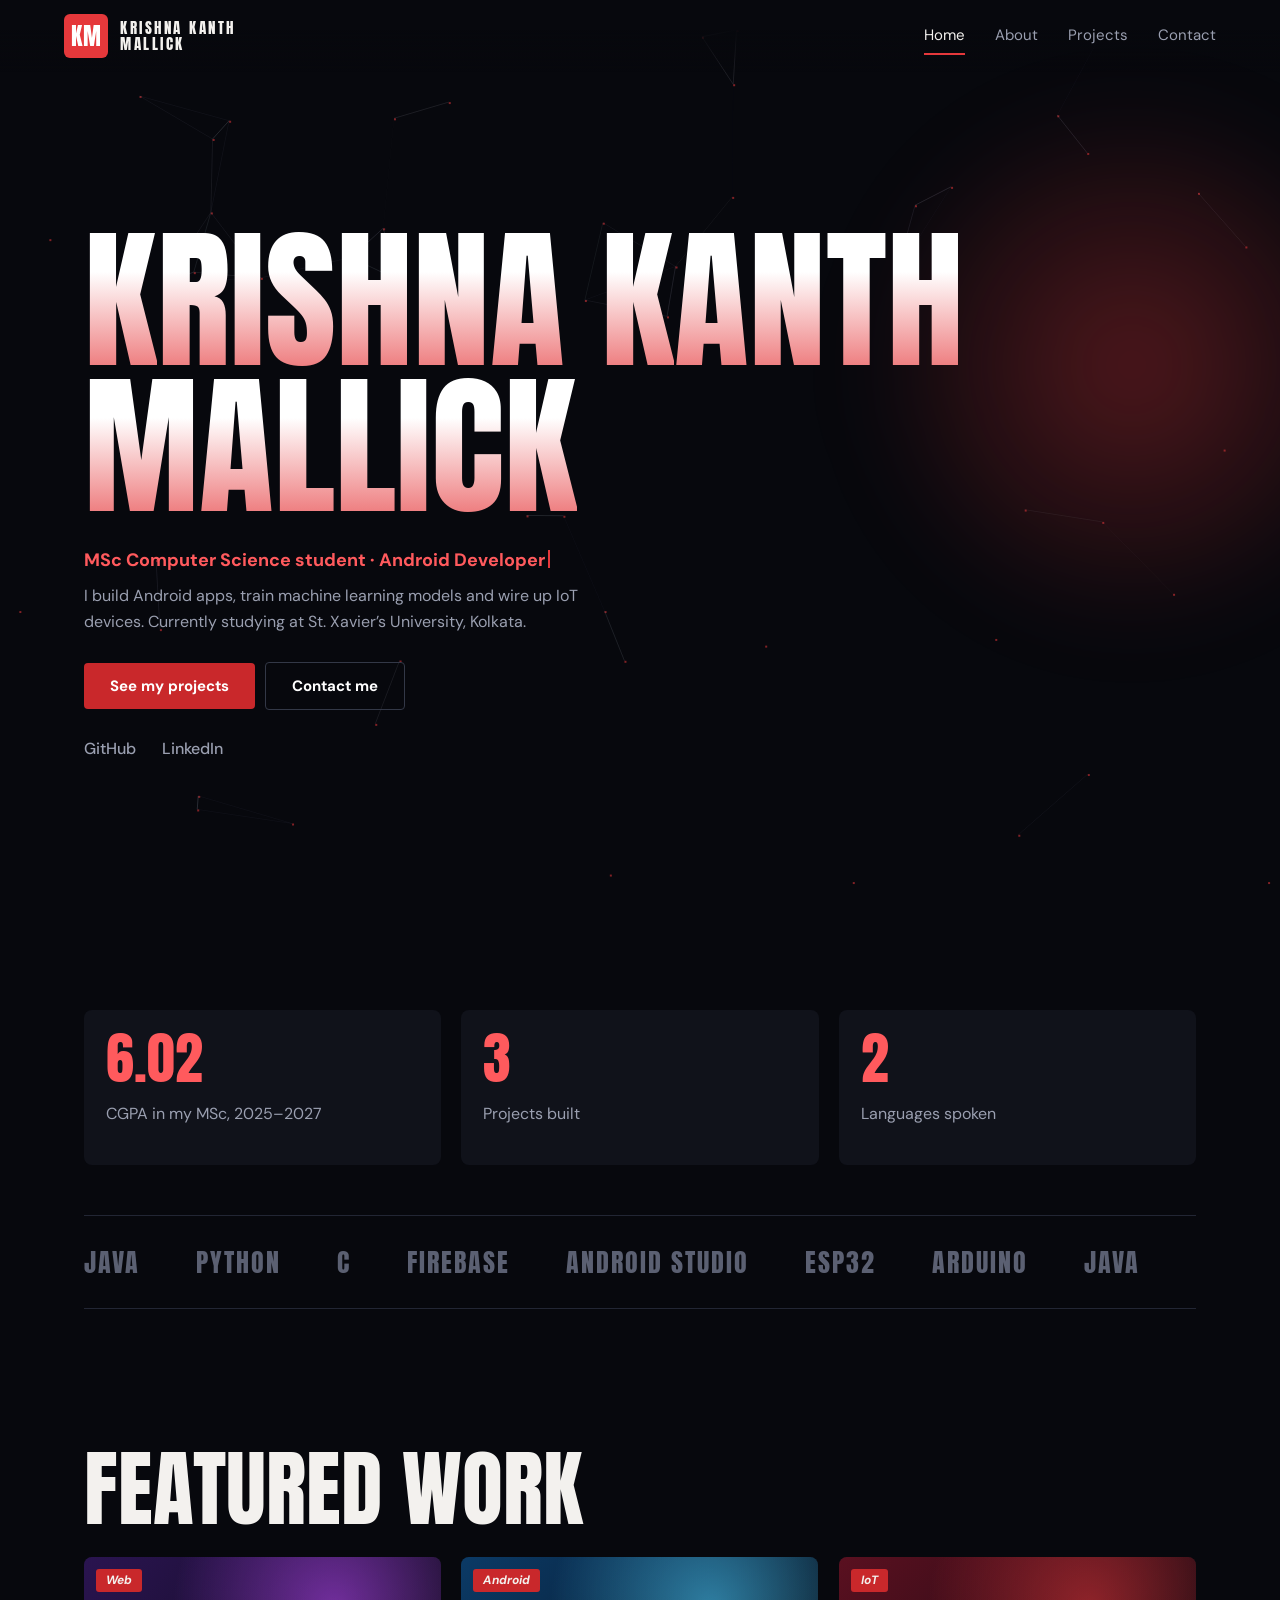
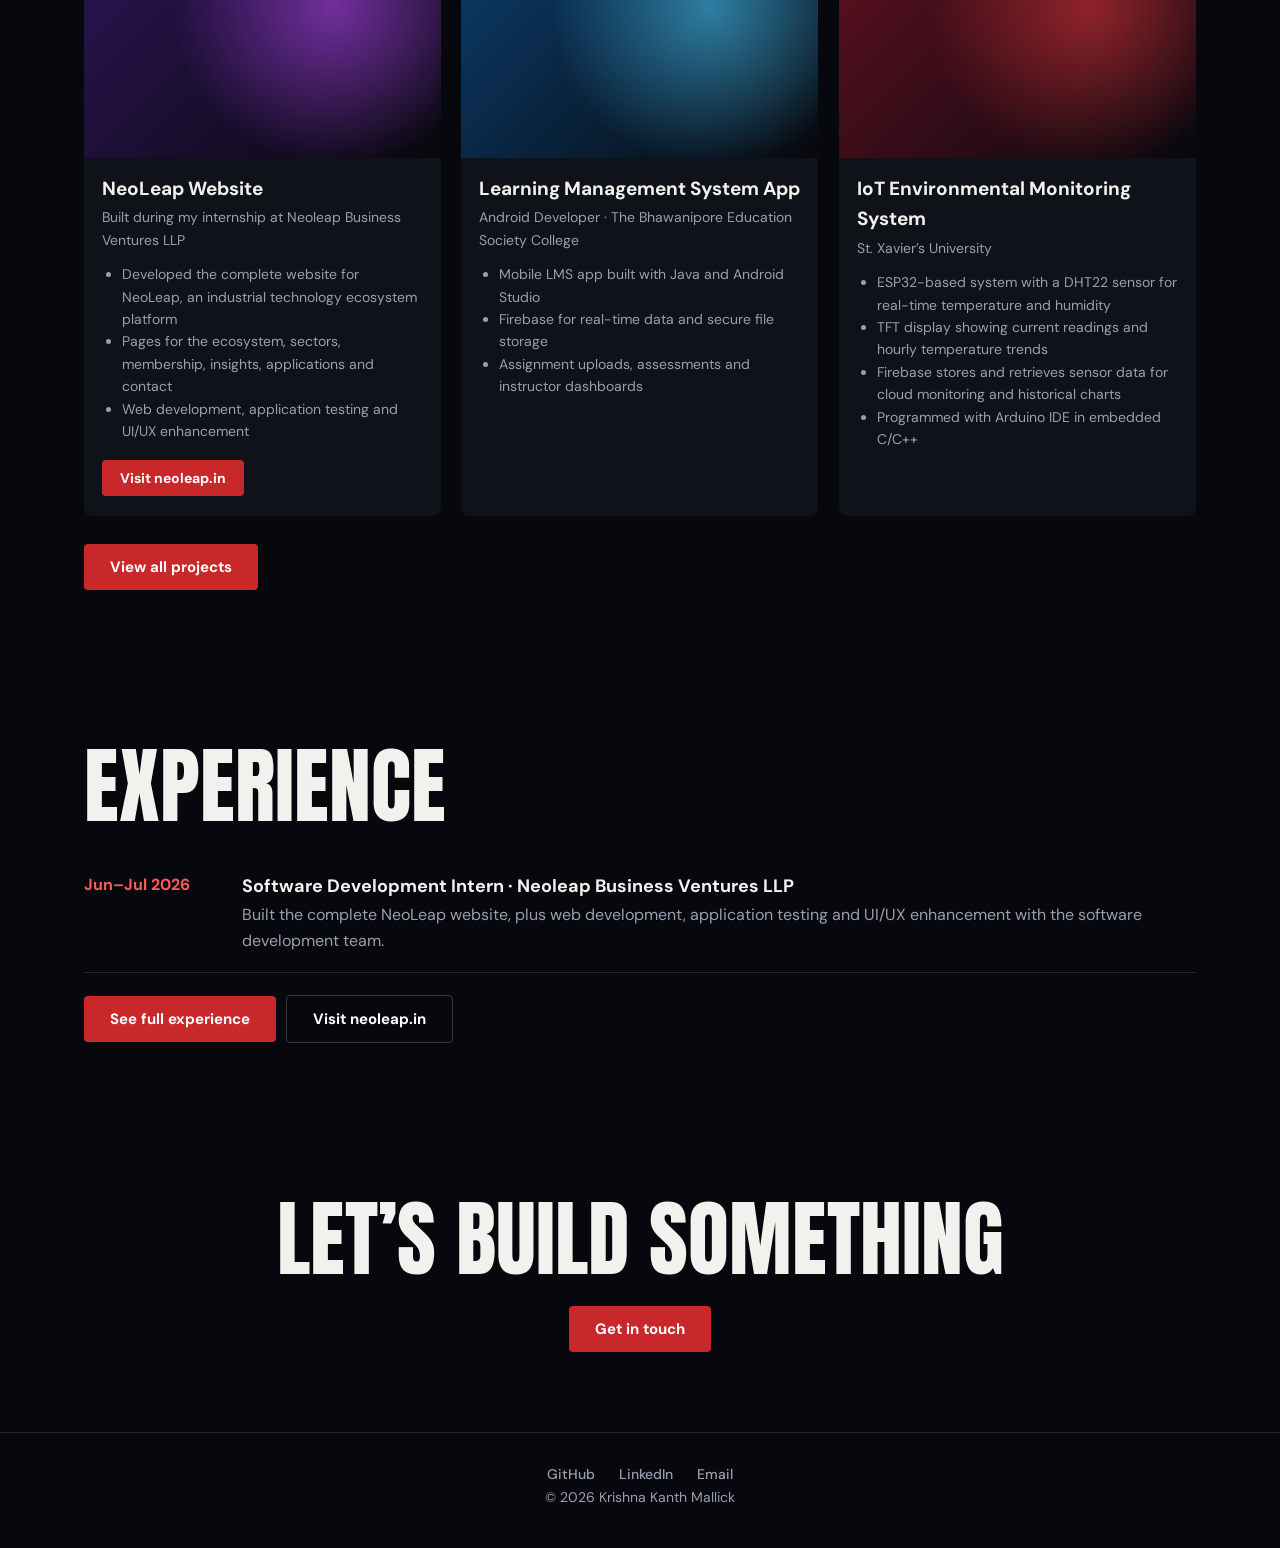
<file: index.html>
<!DOCTYPE html>
<html lang="en"><head><meta charset="utf-8"><meta name="viewport" content="width=device-width, initial-scale=1">
<title>Home – Krishna Kanth Mallick</title><meta name="description" content="Portfolio of Krishna Kanth Mallick, MSc Computer Science student: Android, machine learning and IoT.">
<link rel="icon" href="data:image/svg+xml,%3Csvg xmlns='http://www.w3.org/2000/svg' viewBox='0 0 32 32'%3E%3Crect width='32' height='32' rx='5' fill='%23e5383b'/%3E%3Ctext x='16' y='23' font-size='18' text-anchor='middle' fill='white' font-family='Impact'%3EKM%3C/text%3E%3C/svg%3E">
<link rel="preconnect" href="https://fonts.googleapis.com"><link href="https://fonts.googleapis.com/css2?family=Anton&family=DM+Sans:wght@400;500;700&display=swap" rel="stylesheet">
<link rel="stylesheet" href="style.css"></head><body><header><a class="lg" href="index.html" aria-label="Home"><span class="mk">KM</span><span class="wm">KRISHNA KANTH<br>MALLICK</span></a><nav><a href="index.html" aria-current="page">Home</a><a href="about.html">About</a><a href="projects.html">Projects</a><a href="contact.html">Contact</a></nav></header>
<main>
<section class="hero"><h1 class="d split">Krishna Kanth<br>Mallick</h1>
<div class="role">MSc Computer Science student · <span id="tw" data-words="Android Developer|Machine Learning Learner|IoT Builder|Software Development Intern"></span><i class="cur"></i></div>
<p class="lead">I build Android apps, train machine learning models and wire up IoT devices. Currently studying at St. Xavier’s University, Kolkata.</p>
<div><a class="btn" href="projects.html">See my projects</a><a class="btn ghost" href="contact.html">Contact me</a></div>
<div class="links"><a href="https://github.com/krish070707" target="_blank" rel="noopener noreferrer">GitHub</a><a href="https://www.linkedin.com/in/krishna-kanth-mallick-09b48a3a2/" target="_blank" rel="noopener noreferrer">LinkedIn</a></div></section>
<section><div class="grid"><div class="pn pad stat rv"><div class="d" data-to="7.65">7.65</div><p class="mute">CGPA in my MSc, 2025–2027</p></div><div class="pn pad stat rv"><div class="d" data-to="4">4</div><p class="mute">Projects built</p></div><div class="pn pad stat rv"><div class="d" data-to="3">3</div><p class="mute">Languages spoken</p></div></div>
<div class="logos rv"><div class="mq"><span>JAVA</span><span>PYTHON</span><span>C</span><span>FIREBASE</span><span>ANDROID STUDIO</span><span>ESP32</span><span>ARDUINO</span></div></div></section>
<section><h2 class="d rv">Featured work</h2><div class="grid rv"><article class="pn" data-cat="Web" style="--i:0"><div class="th" style="background:radial-gradient(circle at 70% 25%,#c04bff88,transparent 55%),linear-gradient(135deg,#2a1450,#07080d)"><i class="tag">Web</i></div><h3>NeoLeap Website</h3><div class="sub">Built during my internship at Neoleap Business Ventures LLP</div><ul><li>Developed the complete website for NeoLeap, an industrial technology ecosystem platform</li><li>Pages for the ecosystem, sectors, membership, insights, applications and contact</li><li>Web development, application testing and UI/UX enhancement</li></ul><a class="btn go" href="https://neoleap.in" target="_blank" rel="noopener noreferrer">Visit neoleap.in</a></article><article class="pn" data-cat="Android" style="--i:1"><div class="th" style="background:radial-gradient(circle at 70% 25%,#4fd1ff88,transparent 55%),linear-gradient(135deg,#0b3a66,#07080d)"><i class="tag">Android</i></div><h3>Learning Management System App</h3><div class="sub">Android Developer · The Bhawanipore Education Society College</div><ul><li>Mobile LMS app built with Java and Android Studio</li><li>Firebase for real-time data and secure file storage</li><li>Assignment uploads, assessments and instructor dashboards</li></ul></article><article class="pn" data-cat="IoT" style="--i:2"><div class="th" style="background:radial-gradient(circle at 70% 25%,#e5383b88,transparent 55%),linear-gradient(135deg,#5a1020,#07080d)"><i class="tag">IoT</i></div><h3>IoT Environmental Monitoring System</h3><div class="sub">St. Xavier’s University</div><ul><li>ESP32-based system with a DHT22 sensor for real-time temperature and humidity</li><li>TFT display showing current readings and hourly temperature trends</li><li>Firebase stores and retrieves sensor data for cloud monitoring and historical charts</li><li>Programmed with Arduino IDE in embedded C/C++</li></ul></article></div><p style="margin-top:28px"><a class="btn" href="projects.html">View all projects</a></p></section>
<section><h2 class="d rv">Experience</h2><div class="tl rv"><b>Jun–Jul 2026</b><div><strong>Software Development Intern · Neoleap Business Ventures LLP</strong><p>Built the complete NeoLeap website, plus web development, application testing and UI/UX enhancement with the software development team.</p></div></div><p style="margin-top:22px"><a class="btn" href="about.html#experience">See full experience</a><a class="btn ghost" href="https://neoleap.in" target="_blank" rel="noopener noreferrer">Visit neoleap.in</a></p></section>
<section class="cta"><h2 class="d rv">Let’s build something</h2><a class="btn" href="contact.html">Get in touch</a></section></main>
<footer><a href="https://github.com/krish070707" target="_blank" rel="noopener noreferrer">GitHub</a><a href="https://www.linkedin.com/in/krishna-kanth-mallick-09b48a3a2/" target="_blank" rel="noopener noreferrer">LinkedIn</a><a href="mailto:kanth100mallick@gmail.com">Email</a><br>© 2026 Krishna Kanth Mallick</footer>
<script src="script.js"></script></body></html>
</file>
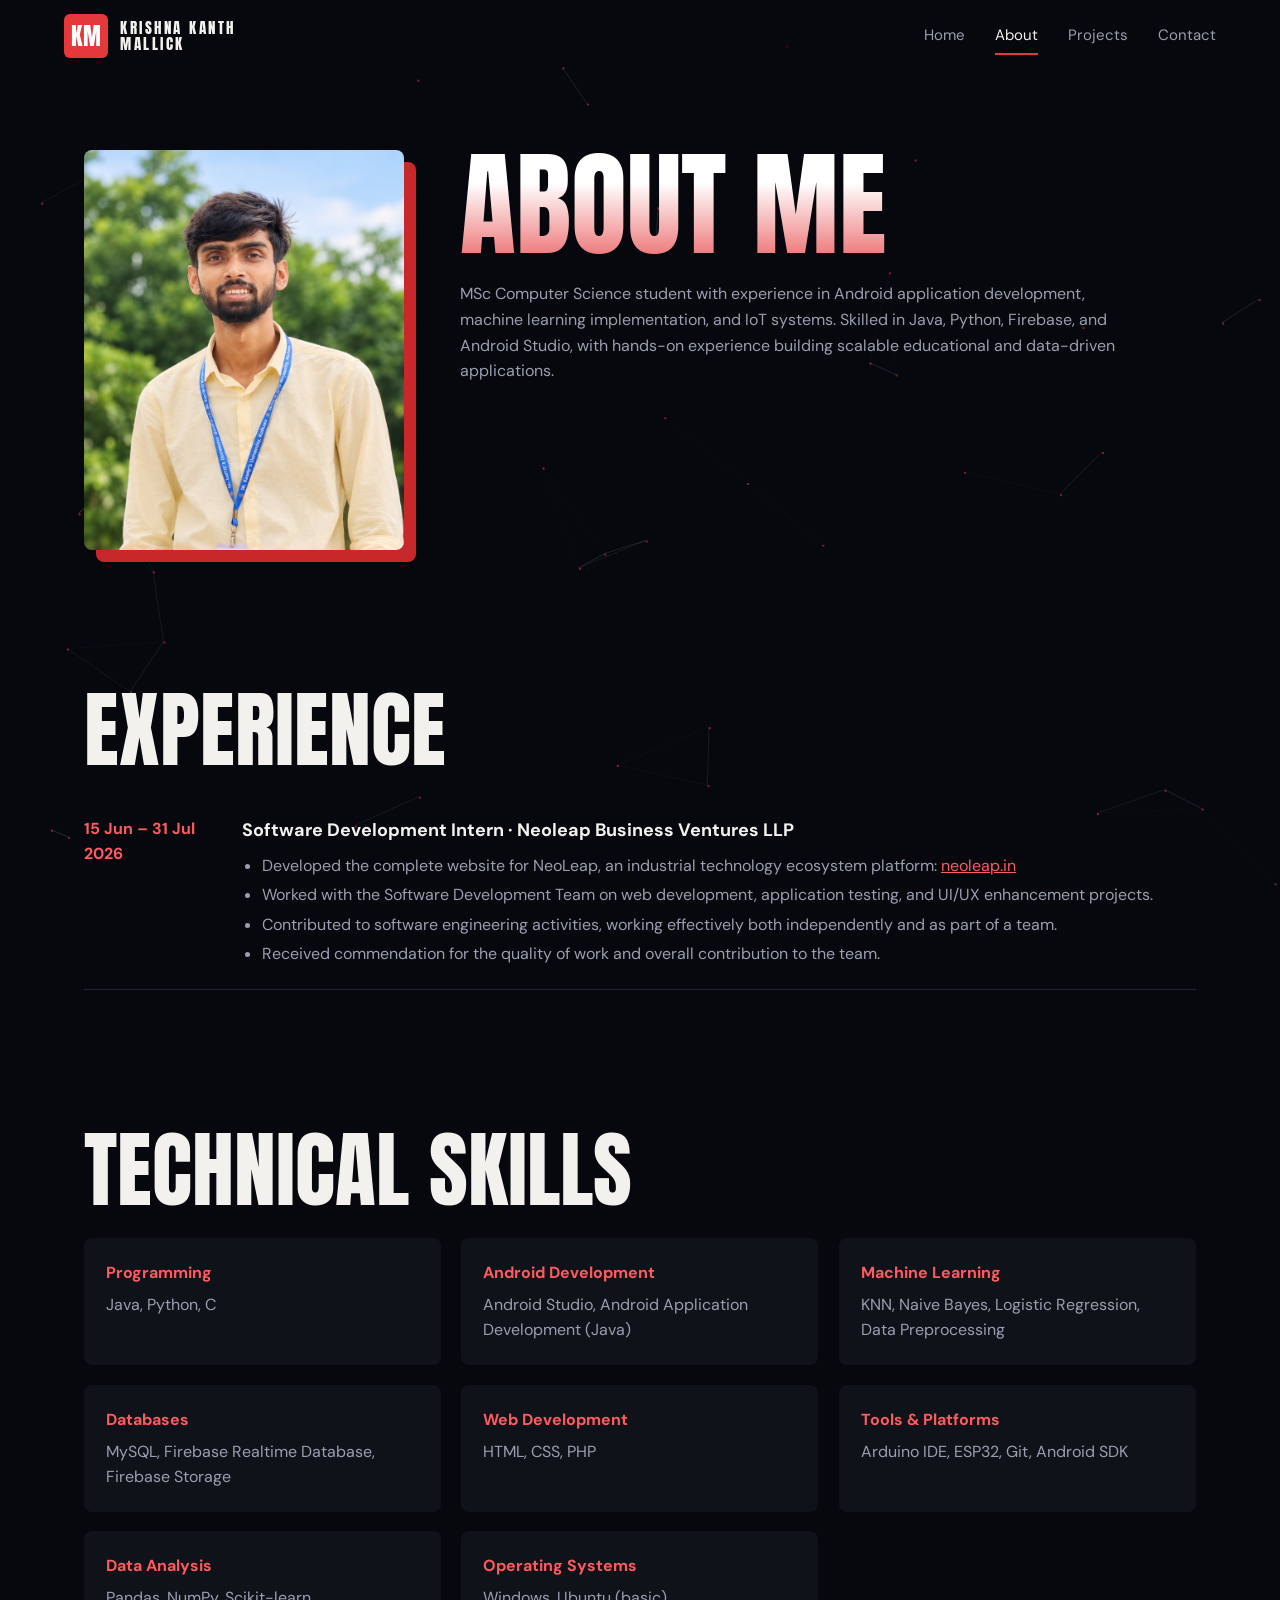
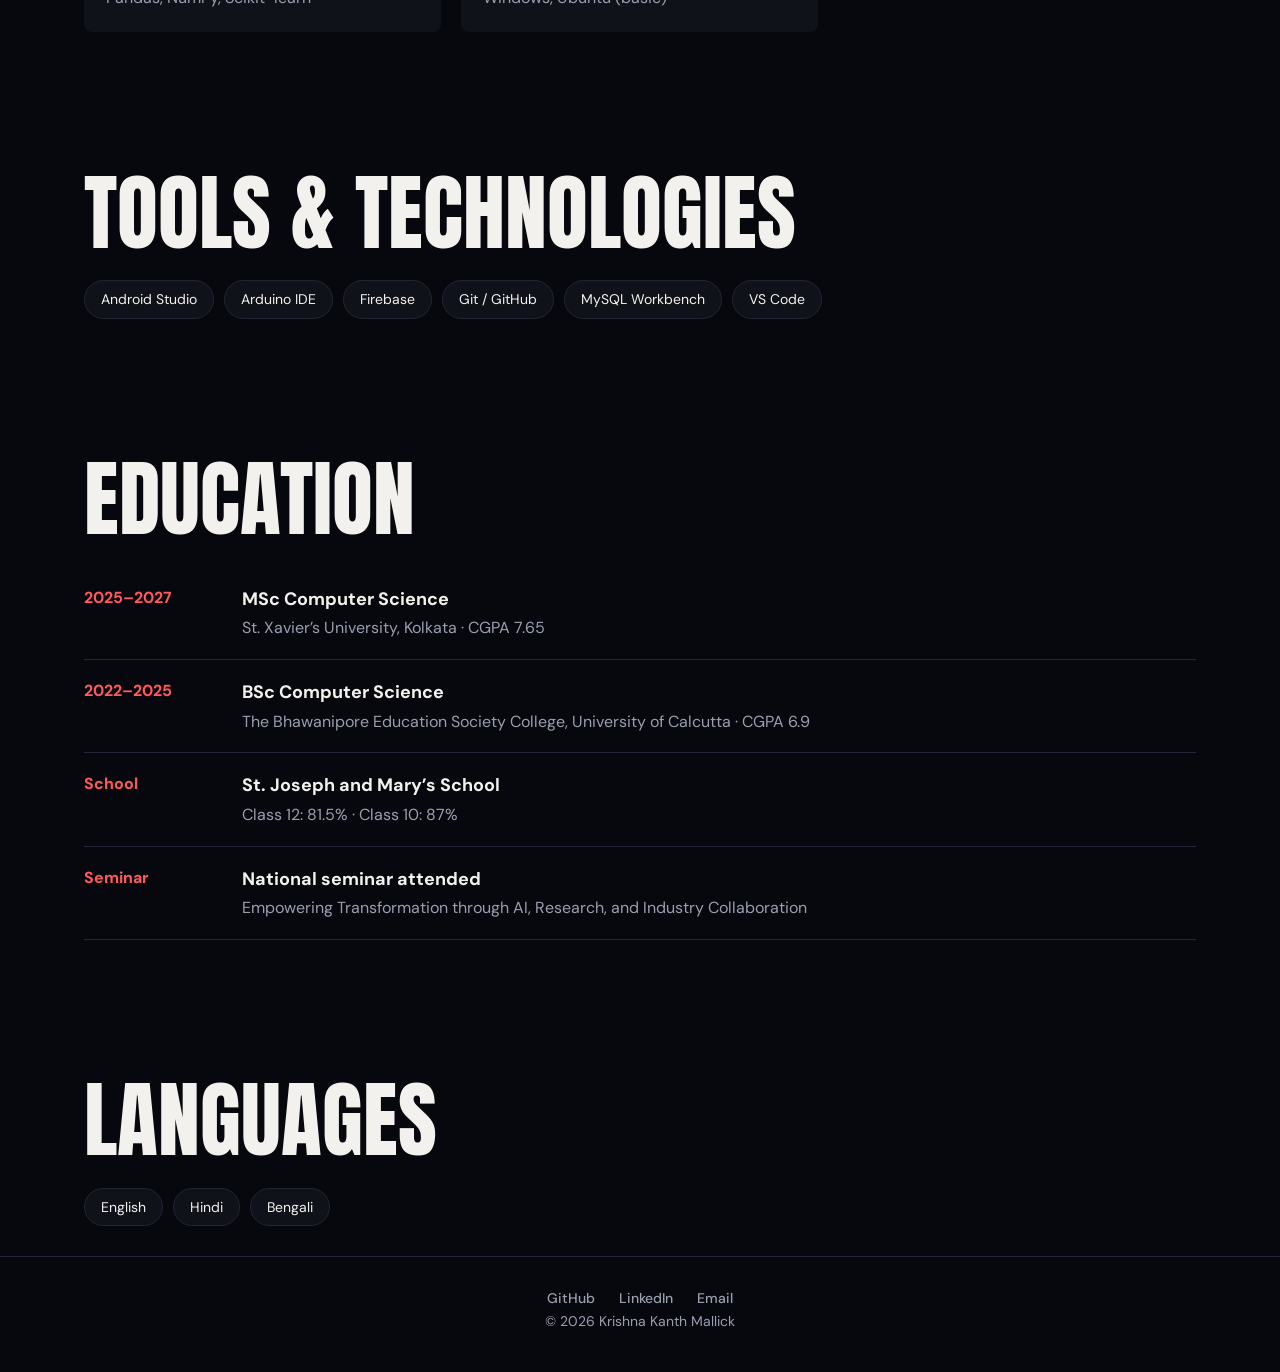
<file: about.html>
<!DOCTYPE html>
<html lang="en"><head><meta charset="utf-8"><meta name="viewport" content="width=device-width, initial-scale=1">
<title>About – Krishna Kanth Mallick</title><meta name="description" content="About Krishna Kanth Mallick: education, experience and skills.">
<link rel="icon" href="data:image/svg+xml,%3Csvg xmlns='http://www.w3.org/2000/svg' viewBox='0 0 32 32'%3E%3Crect width='32' height='32' rx='5' fill='%23e5383b'/%3E%3Ctext x='16' y='23' font-size='18' text-anchor='middle' fill='white' font-family='Impact'%3EKM%3C/text%3E%3C/svg%3E">
<link rel="preconnect" href="https://fonts.googleapis.com"><link href="https://fonts.googleapis.com/css2?family=Anton&family=DM+Sans:wght@400;500;700&display=swap" rel="stylesheet">
<link rel="stylesheet" href="style.css"></head><body><header><a class="lg" href="index.html" aria-label="Home"><span class="mk">KM</span><span class="wm">KRISHNA KANTH<br>MALLICK</span></a><nav><a href="index.html">Home</a><a href="about.html" aria-current="page">About</a><a href="projects.html">Projects</a><a href="contact.html">Contact</a></nav></header>
<main>
<section class="page-title"><div class="about"><div class="photo rv"><img src="photo.jpg" alt="Krishna Kanth Mallick smiling outdoors in a cream shirt and a blue university lanyard" width="1000" height="968"></div><div><h1 class="d split">About me</h1>
<p class="lead rv" style="margin-top:22px;max-width:60ch">MSc Computer Science student with experience in Android application development, machine learning implementation, and IoT systems. Skilled in Java, Python, Firebase, and Android Studio, with hands-on experience building scalable educational and data-driven applications.</p>
</div></div></section>
<section id="experience"><h2 class="d rv">Experience</h2><div class="tl rv"><b>15 Jun – 31 Jul 2026</b><div><strong>Software Development Intern · Neoleap Business Ventures LLP</strong><ul><li>Developed the complete website for NeoLeap, an industrial technology ecosystem platform: <a href="https://neoleap.in" target="_blank" rel="noopener noreferrer">neoleap.in</a></li><li>Worked with the Software Development Team on web development, application testing, and UI/UX enhancement projects.</li><li>Contributed to software engineering activities, working effectively both independently and as part of a team.</li><li>Received commendation for the quality of work and overall contribution to the team.</li></ul></div></div></section>
<section><h2 class="d rv">Technical skills</h2><div class="grid rv"><div class="pn pad"><strong class="hi">Programming</strong><p class="mute" style="margin:6px 0 0">Java, Python, C</p></div><div class="pn pad"><strong class="hi">Android Development</strong><p class="mute" style="margin:6px 0 0">Android Studio, Android Application Development (Java)</p></div><div class="pn pad"><strong class="hi">Machine Learning</strong><p class="mute" style="margin:6px 0 0">KNN, Naive Bayes, Logistic Regression, Data Preprocessing</p></div><div class="pn pad"><strong class="hi">Databases</strong><p class="mute" style="margin:6px 0 0">MySQL, Firebase Realtime Database, Firebase Storage</p></div><div class="pn pad"><strong class="hi">Web Development</strong><p class="mute" style="margin:6px 0 0">HTML, CSS, PHP</p></div><div class="pn pad"><strong class="hi">Tools &amp; Platforms</strong><p class="mute" style="margin:6px 0 0">Arduino IDE, ESP32, Git, Android SDK</p></div><div class="pn pad"><strong class="hi">Data Analysis</strong><p class="mute" style="margin:6px 0 0">Pandas, NumPy, Scikit-learn</p></div><div class="pn pad"><strong class="hi">Operating Systems</strong><p class="mute" style="margin:6px 0 0">Windows, Ubuntu (basic)</p></div></div></section>
<section><h2 class="d rv">Tools &amp; technologies</h2><div class="chips rv"><span class="chip">Android Studio</span><span class="chip">Arduino IDE</span><span class="chip">Firebase</span><span class="chip">Git / GitHub</span><span class="chip">MySQL Workbench</span><span class="chip">VS Code</span></div></section>
<section><h2 class="d rv">Education</h2>
<div class="tl rv"><b>2025–2027</b><div><strong>MSc Computer Science</strong><p>St. Xavier’s University, Kolkata · CGPA 7.65</p></div></div>
<div class="tl rv"><b>2022–2025</b><div><strong>BSc Computer Science</strong><p>The Bhawanipore Education Society College, University of Calcutta · CGPA 6.9</p></div></div>
<div class="tl rv"><b>School</b><div><strong>St. Joseph and Mary’s School</strong><p>Class 12: 81.5% · Class 10: 87%</p></div></div>
<div class="tl rv"><b>Seminar</b><div><strong>National seminar attended</strong><p>Empowering Transformation through AI, Research, and Industry Collaboration</p></div></div></section>
<section><h2 class="d rv">Languages</h2><div class="chips rv"><span class="chip">English</span><span class="chip">Hindi</span><span class="chip">Bengali</span></div></section></main>
<footer><a href="https://github.com/krish070707" target="_blank" rel="noopener noreferrer">GitHub</a><a href="https://www.linkedin.com/in/krishna-kanth-mallick-09b48a3a2/" target="_blank" rel="noopener noreferrer">LinkedIn</a><a href="mailto:kanth100mallick@gmail.com">Email</a><br>© 2026 Krishna Kanth Mallick</footer>
<script src="script.js"></script></body></html>
</file>
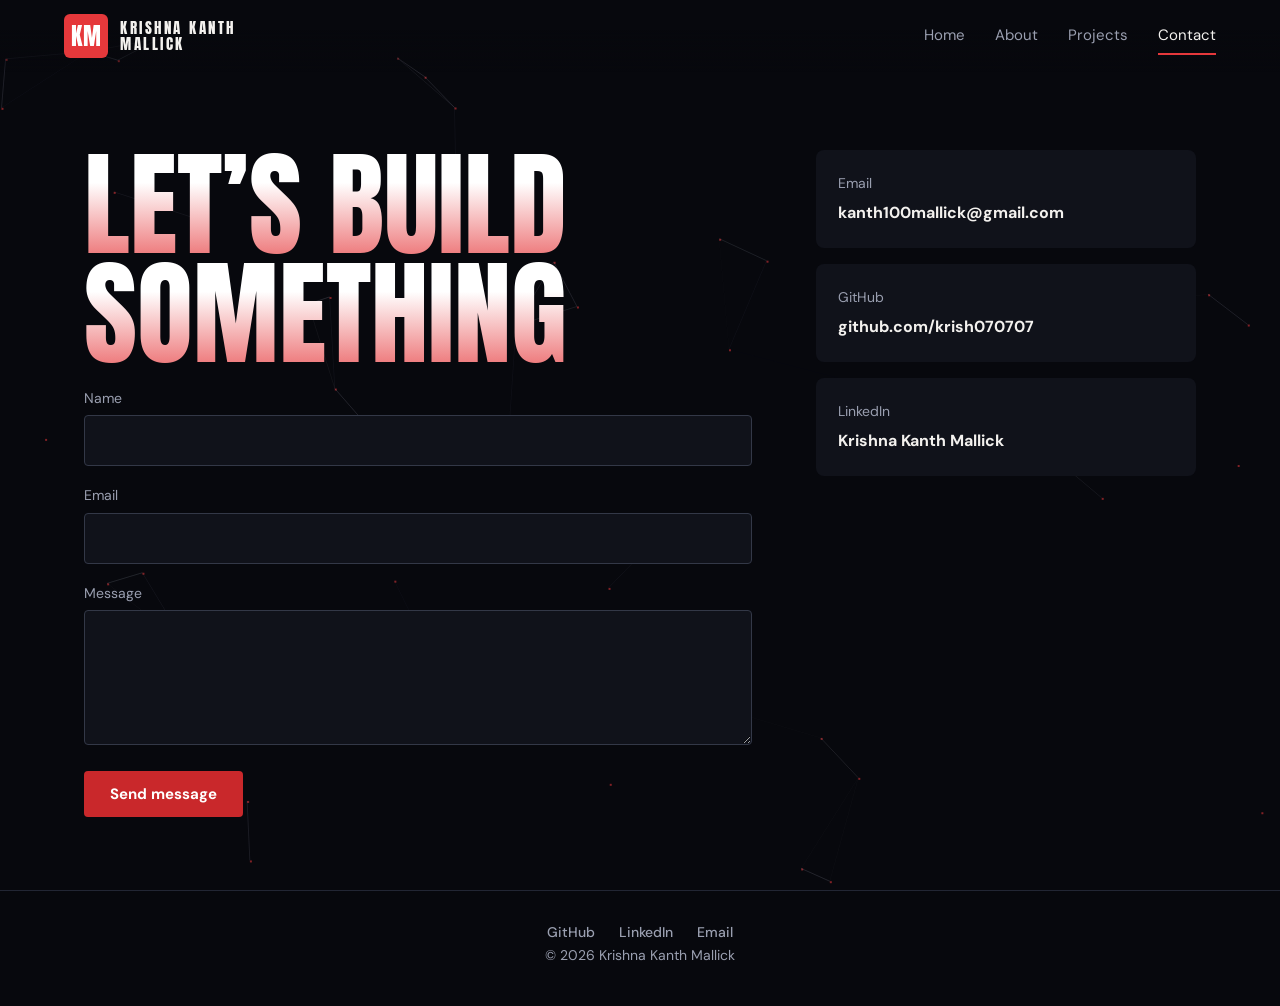
<file: contact.html>
<!DOCTYPE html>
<html lang="en"><head><meta charset="utf-8"><meta name="viewport" content="width=device-width, initial-scale=1">
<title>Contact – Krishna Kanth Mallick</title><meta name="description" content="Contact Krishna Kanth Mallick.">
<link rel="icon" href="data:image/svg+xml,%3Csvg xmlns='http://www.w3.org/2000/svg' viewBox='0 0 32 32'%3E%3Crect width='32' height='32' rx='5' fill='%23e5383b'/%3E%3Ctext x='16' y='23' font-size='18' text-anchor='middle' fill='white' font-family='Impact'%3EKM%3C/text%3E%3C/svg%3E">
<link rel="preconnect" href="https://fonts.googleapis.com"><link href="https://fonts.googleapis.com/css2?family=Anton&family=DM+Sans:wght@400;500;700&display=swap" rel="stylesheet">
<link rel="stylesheet" href="style.css"></head><body><header><a class="lg" href="index.html" aria-label="Home"><span class="mk">KM</span><span class="wm">KRISHNA KANTH<br>MALLICK</span></a><nav><a href="index.html">Home</a><a href="about.html">About</a><a href="projects.html">Projects</a><a href="contact.html" aria-current="page">Contact</a></nav></header>
<main><section class="page-title"><div class="contact"><form class="cform rv" id="cform" action="https://formsubmit.co/kanth100mallick@gmail.com" method="POST"><h1 class="d split">Let’s build something</h1>
<div><label for="n">Name</label><input id="n" name="name" required autocomplete="name"></div><div><label for="e">Email</label><input id="e" type="email" name="email" required autocomplete="email"></div>
<div><label for="m">Message</label><textarea id="m" name="message" rows="5" required></textarea></div><input type="hidden" name="_subject" value="New message from your portfolio website"><input type="hidden" name="_template" value="table"><input type="hidden" name="_captcha" value="false"><input type="text" name="_honey" style="display:none" tabindex="-1" autocomplete="off" aria-hidden="true">
<div><button class="btn" type="submit">Send message</button></div><p id="status" role="status" aria-live="polite" class="mute"></p></form>
<div class="info rv"><a class="pn pad" href="mailto:kanth100mallick@gmail.com"><label>Email</label><b>kanth100mallick@gmail.com</b></a>
<a class="pn pad" href="https://github.com/krish070707" target="_blank" rel="noopener noreferrer"><label>GitHub</label><b>github.com/krish070707</b></a><a class="pn pad" href="https://www.linkedin.com/in/krishna-kanth-mallick-09b48a3a2/" target="_blank" rel="noopener noreferrer"><label>LinkedIn</label><b>Krishna Kanth Mallick</b></a></div></div></section></main>
<footer><a href="https://github.com/krish070707" target="_blank" rel="noopener noreferrer">GitHub</a><a href="https://www.linkedin.com/in/krishna-kanth-mallick-09b48a3a2/" target="_blank" rel="noopener noreferrer">LinkedIn</a><a href="mailto:kanth100mallick@gmail.com">Email</a><br>© 2026 Krishna Kanth Mallick</footer>
<script src="script.js"></script></body></html>
</file>
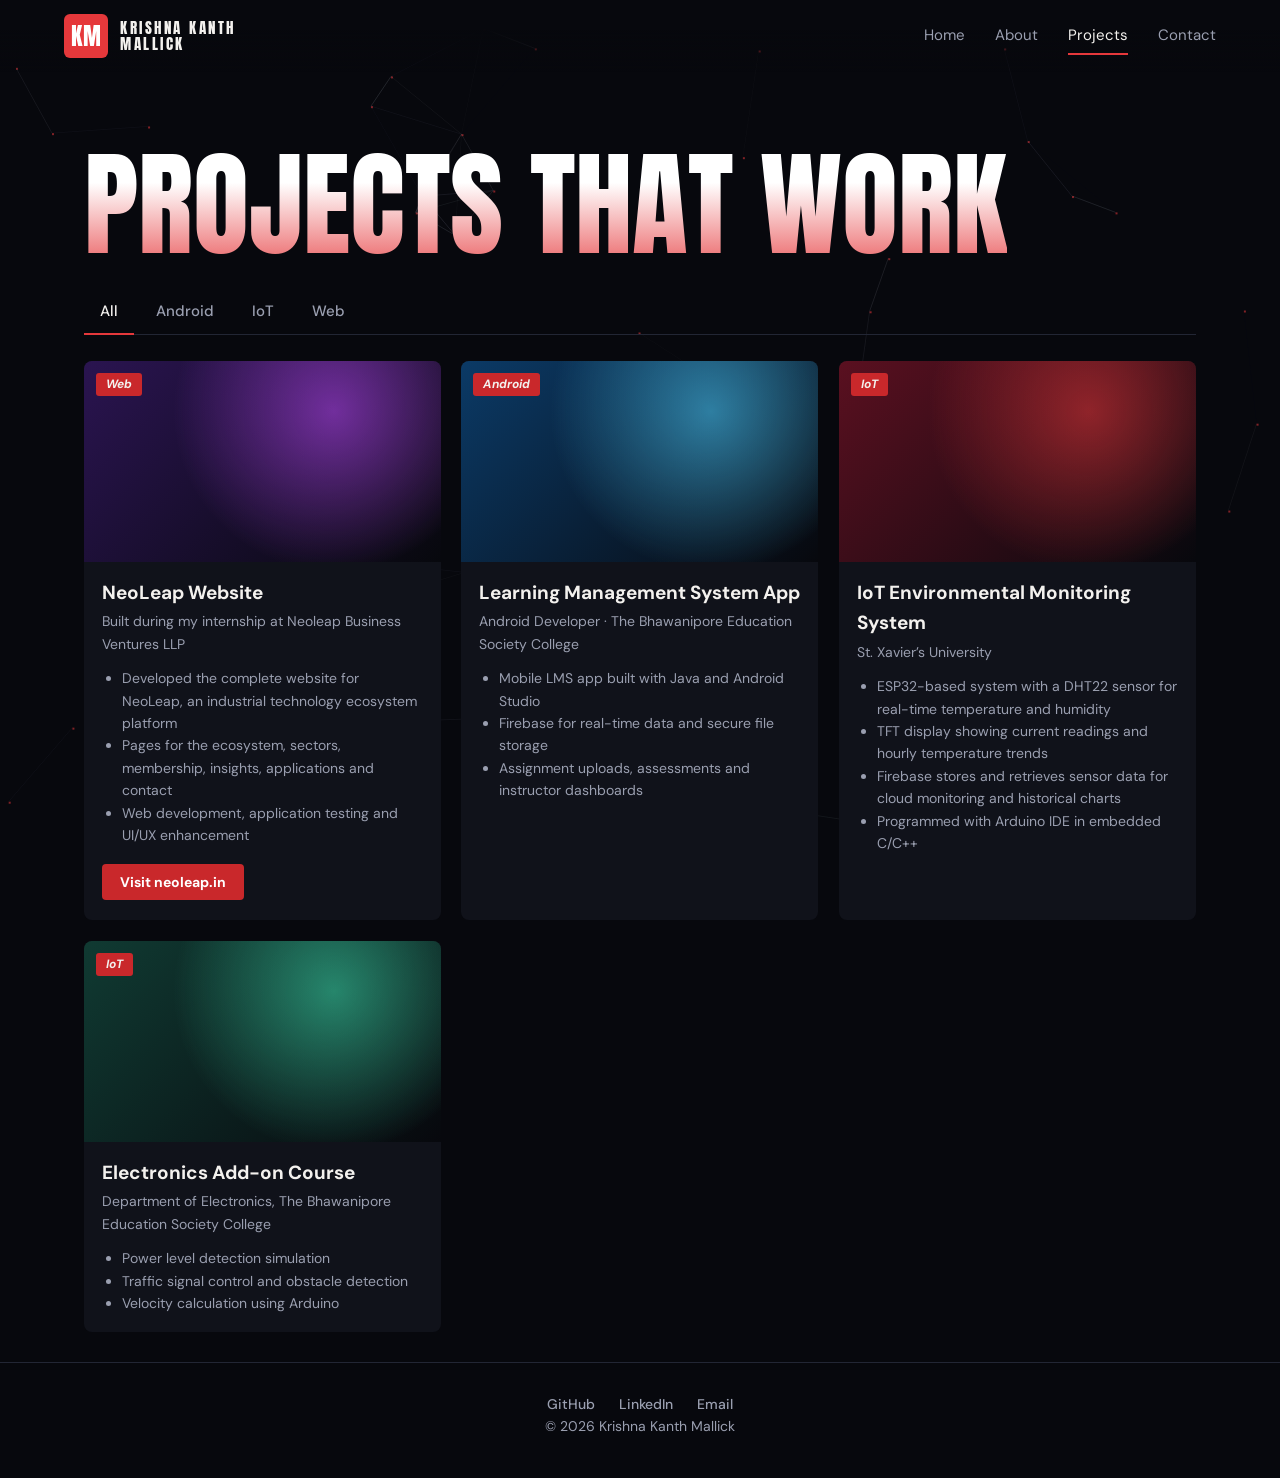
<file: projects.html>
<!DOCTYPE html>
<html lang="en"><head><meta charset="utf-8"><meta name="viewport" content="width=device-width, initial-scale=1">
<title>Projects – Krishna Kanth Mallick</title><meta name="description" content="Android, IoT and web projects by Krishna Kanth Mallick.">
<link rel="icon" href="data:image/svg+xml,%3Csvg xmlns='http://www.w3.org/2000/svg' viewBox='0 0 32 32'%3E%3Crect width='32' height='32' rx='5' fill='%23e5383b'/%3E%3Ctext x='16' y='23' font-size='18' text-anchor='middle' fill='white' font-family='Impact'%3EKM%3C/text%3E%3C/svg%3E">
<link rel="preconnect" href="https://fonts.googleapis.com"><link href="https://fonts.googleapis.com/css2?family=Anton&family=DM+Sans:wght@400;500;700&display=swap" rel="stylesheet">
<link rel="stylesheet" href="style.css"></head><body><header><a class="lg" href="index.html" aria-label="Home"><span class="mk">KM</span><span class="wm">KRISHNA KANTH<br>MALLICK</span></a><nav><a href="index.html">Home</a><a href="about.html">About</a><a href="projects.html" aria-current="page">Projects</a><a href="contact.html">Contact</a></nav></header>
<main><section class="page-title"><h1 class="d split">Projects that work</h1>
<div class="tabs rv" id="tabs" style="margin-top:30px"><button class="on" data-f="All">All</button><button data-f="Android">Android</button><button data-f="IoT">IoT</button><button data-f="Web">Web</button></div>
<div class="grid rv" id="grid"><article class="pn" data-cat="Web" style="--i:0"><div class="th" style="background:radial-gradient(circle at 70% 25%,#c04bff88,transparent 55%),linear-gradient(135deg,#2a1450,#07080d)"><i class="tag">Web</i></div><h3>NeoLeap Website</h3><div class="sub">Built during my internship at Neoleap Business Ventures LLP</div><ul><li>Developed the complete website for NeoLeap, an industrial technology ecosystem platform</li><li>Pages for the ecosystem, sectors, membership, insights, applications and contact</li><li>Web development, application testing and UI/UX enhancement</li></ul><a class="btn go" href="https://neoleap.in" target="_blank" rel="noopener noreferrer">Visit neoleap.in</a></article><article class="pn" data-cat="Android" style="--i:1"><div class="th" style="background:radial-gradient(circle at 70% 25%,#4fd1ff88,transparent 55%),linear-gradient(135deg,#0b3a66,#07080d)"><i class="tag">Android</i></div><h3>Learning Management System App</h3><div class="sub">Android Developer · The Bhawanipore Education Society College</div><ul><li>Mobile LMS app built with Java and Android Studio</li><li>Firebase for real-time data and secure file storage</li><li>Assignment uploads, assessments and instructor dashboards</li></ul></article><article class="pn" data-cat="IoT" style="--i:2"><div class="th" style="background:radial-gradient(circle at 70% 25%,#e5383b88,transparent 55%),linear-gradient(135deg,#5a1020,#07080d)"><i class="tag">IoT</i></div><h3>IoT Environmental Monitoring System</h3><div class="sub">St. Xavier’s University</div><ul><li>ESP32-based system with a DHT22 sensor for real-time temperature and humidity</li><li>TFT display showing current readings and hourly temperature trends</li><li>Firebase stores and retrieves sensor data for cloud monitoring and historical charts</li><li>Programmed with Arduino IDE in embedded C/C++</li></ul></article><article class="pn" data-cat="IoT" style="--i:3"><div class="th" style="background:radial-gradient(circle at 70% 25%,#3ee0b088,transparent 55%),linear-gradient(135deg,#103a32,#07080d)"><i class="tag">IoT</i></div><h3>Electronics Add-on Course</h3><div class="sub">Department of Electronics, The Bhawanipore Education Society College</div><ul><li>Power level detection simulation</li><li>Traffic signal control and obstacle detection</li><li>Velocity calculation using Arduino</li></ul></article></div></section></main>
<footer><a href="https://github.com/krish070707" target="_blank" rel="noopener noreferrer">GitHub</a><a href="https://www.linkedin.com/in/krishna-kanth-mallick-09b48a3a2/" target="_blank" rel="noopener noreferrer">LinkedIn</a><a href="mailto:kanth100mallick@gmail.com">Email</a><br>© 2026 Krishna Kanth Mallick</footer>
<script src="script.js"></script></body></html>
</file>
<file: style.css>
:root{--bg:#07080d;--panel:#10121a;--line:#222634;--text:#f3f1ee;--mute:#9a9fb0;--red:#e5383b;--btn:#c9282b;--hi:#ff5a5d;
--d:'Anton','Impact',sans-serif;--b:'DM Sans',system-ui,sans-serif}
html{color-scheme:dark;scroll-behavior:smooth;scroll-padding-top:80px}
*,*::before,*::after{box-sizing:border-box}
body{margin:0;background:var(--bg);color:var(--text);font:400 16px/1.6 var(--b);overflow-x:hidden}
a{color:inherit;text-decoration:none}
:focus-visible{outline:2px solid var(--hi);outline-offset:3px}
main,footer{position:relative;z-index:1}
/* nav + logo */
header{position:fixed;top:0;left:0;right:0;z-index:20;display:flex;justify-content:space-between;align-items:center;padding:14px 5vw;background:linear-gradient(var(--bg) 40%,transparent)}
.lg{display:flex;align-items:center;gap:12px}
.mk{background:var(--red);color:#fff;font:400 24px var(--d);width:44px;height:44px;display:grid;place-items:center;border-radius:6px;letter-spacing:1px;transition:transform .3s}
.lg:hover .mk{transform:rotate(-8deg) scale(1.08)}
.wm{font:400 15px/1.05 var(--d);letter-spacing:2.5px}
nav{display:flex;gap:30px;font-size:15px;color:var(--mute)}
nav a{padding:6px 0;border-bottom:2px solid transparent;transition:color .2s}
nav a:hover{color:var(--text)}nav a[aria-current]{color:var(--text);border-color:var(--red)}
/* layout */
section{max-width:1240px;margin:auto;padding:110px 5vw 30px}
.hero{min-height:100vh;display:flex;flex-direction:column;justify-content:center;position:relative;padding-top:120px}
.hero::before{content:'';position:absolute;width:50vmax;height:50vmax;right:-15vmax;top:5%;background:radial-gradient(circle,#e5383b55,transparent 60%);filter:blur(40px);animation:float 9s ease-in-out infinite alternate;z-index:-1}
@keyframes float{to{transform:translate(-6vmax,6vmax) scale(1.15)}}
.d{font:400 1em/.95 var(--d);text-transform:uppercase;margin:0}
h1.d{font-size:clamp(56px,12vw,170px);transition:transform .4s ease-out;perspective:700px}
h2.d{font-size:clamp(40px,7vw,84px);margin-bottom:28px}
.page-title{padding-top:150px}.page-title h1.d{font-size:clamp(48px,9vw,120px)}
.role{color:var(--hi);font-weight:700;font-size:18px;margin:26px 0 8px}
.mute{color:var(--mute)}.hi{color:var(--hi)}
.lead{max-width:50ch;color:var(--mute);margin:0 0 28px}
.cur{display:inline-block;width:2px;height:1em;background:var(--red);margin-left:3px;vertical-align:-2px;animation:blink 1s steps(1) infinite}
@keyframes blink{50%{opacity:0}}
/* split letters */
.w{display:inline-block;white-space:nowrap}
.ch{display:inline-block;opacity:0;transform:translateY(70%) rotateX(-80deg);transform-origin:bottom;
background:linear-gradient(180deg,#fff 30%,var(--red) 130%);-webkit-background-clip:text;background-clip:text;color:transparent;
animation:ch .9s cubic-bezier(.2,.8,.2,1) forwards;animation-delay:calc(var(--i)*55ms + 250ms)}
@keyframes ch{to{opacity:1;transform:none}}
/* buttons + links */
.btn{display:inline-block;background:var(--btn);color:#fff;padding:13px 26px;border-radius:4px;font-weight:700;border:0;cursor:pointer;font:700 15px var(--b);transition:transform .2s,background .2s}
.btn:hover{background:#e0363a}
.ghost{background:transparent;border:1px solid #333847;margin-left:10px}.ghost:hover{background:var(--panel)}
.links{display:flex;gap:26px;margin-top:26px}
.links a,footer a{position:relative;color:var(--mute);font-weight:500}
.links a::after,footer a::after{content:'';position:absolute;left:0;right:0;bottom:-3px;height:2px;background:var(--red);transform:scaleX(0);transform-origin:left;transition:transform .3s}
.links a:hover,footer a:hover{color:var(--text)}.links a:hover::after,footer a:hover::after{transform:scaleX(1)}
/* cards */
.grid{display:grid;grid-template-columns:repeat(auto-fill,minmax(300px,1fr));gap:20px}
.pn{position:relative;background:var(--panel);border-radius:8px;overflow:hidden;animation:pop .6s backwards;animation-delay:calc(var(--i,0)*90ms);
transform:perspective(700px) rotateX(var(--rx,0deg)) rotateY(var(--ry,0deg));transition:transform .15s ease-out,box-shadow .25s}
.pn:hover{transform:perspective(700px) rotateX(var(--rx,0deg)) rotateY(var(--ry,0deg)) scale(1.03);box-shadow:0 18px 40px #000a}
.pn::before{content:'';position:absolute;inset:0;z-index:1;pointer-events:none;opacity:0;transition:opacity .25s;background:radial-gradient(260px circle at var(--mx,50%) var(--my,50%),#e5383b38,transparent 70%)}
.pn:hover::before{opacity:1}
@keyframes pop{from{opacity:0;transform:translateY(34px) scale(.95)}}
.th{aspect-ratio:16/9;position:relative}
.tag{position:absolute;top:12px;left:12px;background:var(--btn);font-size:12px;font-weight:700;padding:2px 10px;border-radius:3px}
.pn h3{margin:0;padding:16px 18px 2px;font-size:19px}.pn .sub{padding:0 18px 6px;color:var(--mute);font-size:14px}
.pn ul{margin:0;padding:6px 18px 18px 38px;color:var(--mute);font-size:14px}
.pn.pad{padding:22px}.stat .d{font-size:56px;color:var(--hi)}
.tabs{display:flex;gap:6px;flex-wrap:wrap;border-bottom:1px solid var(--line);margin-bottom:26px}
.tabs button{background:none;border:0;color:var(--mute);padding:12px 16px;font:500 15px var(--b);cursor:pointer;border-bottom:2px solid transparent;margin-bottom:-1px}
.tabs button.on{color:var(--text);border-color:var(--red)}
/* marquee */
.logos{overflow:hidden;border-block:1px solid var(--line);padding:26px 0;margin:50px 0 0;font:400 26px var(--d);color:#5b6072;letter-spacing:2px}
.mq{display:flex;gap:56px;width:max-content;animation:mq 24s linear infinite}
@keyframes mq{to{transform:translateX(calc(-50% - 28px))}}
.logos:hover .mq{animation-play-state:paused}
/* about */
.about{display:flex;gap:56px;align-items:flex-start}
.photo{width:320px;height:400px;flex:none;background:var(--panel);border:1px dashed #333847;border-radius:8px;display:grid;place-items:center;text-align:center;color:var(--mute);font-size:14px;padding:16px}
.photo:has(img){border:0;padding:0;box-shadow:12px 12px 0 var(--btn)}.photo img{width:100%;height:100%;object-fit:cover;object-position:50% 20%;border-radius:8px}
.chips{display:flex;gap:10px;flex-wrap:wrap;margin-top:18px}
.chip{background:var(--panel);border:1px solid var(--line);border-radius:20px;padding:7px 16px;font-size:14px}
.tl{display:flex;gap:28px;padding:18px 0;border-bottom:1px solid var(--line)}
.tl>b{width:130px;flex:none;color:var(--hi)}.tl strong{font-size:18px}.tl ul{margin:8px 0 0;padding-left:20px;color:var(--mute)}.tl li{margin-bottom:4px}.tl p{margin:2px 0 0;color:var(--mute)}
.todo{outline:1px dashed #6b5b2a;background:#2a2410;padding:0 6px;border-radius:3px}
/* contact */
.contact{display:flex;gap:64px;align-items:flex-start}
.cform{flex:1;display:flex;flex-direction:column;gap:18px}
label{font-size:14px;color:var(--mute);display:block;margin-bottom:6px}
input,textarea{width:100%;background:var(--panel);border:1px solid #333847;border-radius:4px;color:var(--text);padding:14px;font:16px var(--b);transition:border-color .2s,box-shadow .2s}
input:focus,textarea:focus{outline:0;border-color:var(--red);box-shadow:0 0 0 3px #e5383b33}
.info{width:380px;flex:none;display:flex;flex-direction:column;gap:16px}
.info a.pn{display:block}.info b{display:block;word-break:break-all}
.cta{text-align:center;padding-bottom:80px}
/* chrome */
.rv{opacity:0;transform:translateY(46px);transition:opacity .9s cubic-bezier(.2,.8,.2,1),transform .9s cubic-bezier(.2,.8,.2,1)}
.rv.in{opacity:1;transform:none}
#pg{position:fixed;top:0;left:0;height:3px;width:0;background:var(--red);z-index:60;box-shadow:0 0 12px var(--red)}
#ring{position:fixed;left:0;top:0;width:34px;height:34px;border:1.5px solid var(--red);border-radius:50%;pointer-events:none;z-index:70}
#fx{position:fixed;inset:0;pointer-events:none;z-index:0}
footer{text-align:center;color:var(--mute);font-size:14px;padding:30px 5vw 40px;border-top:1px solid var(--line)}footer a{margin:0 12px}
@media(max-width:820px){.about,.contact{flex-direction:column}.info{width:100%}.photo{width:100%}nav{gap:16px}.wm{display:none}.ghost{margin:10px 0 0}.tl{flex-direction:column;gap:4px}}
@media(pointer:coarse){#ring{display:none}}
@media(prefers-reduced-motion:reduce){*{animation:none!important;transition:none!important}.ch,.rv{opacity:1;transform:none}}

.pn .go{margin:0 18px 20px;padding:9px 18px;font-size:14px;position:relative;z-index:2}
.tl a{color:var(--hi);text-decoration:underline}
#status{min-height:1.6em;margin:0}#status a{color:var(--hi);text-decoration:underline}
</file>
